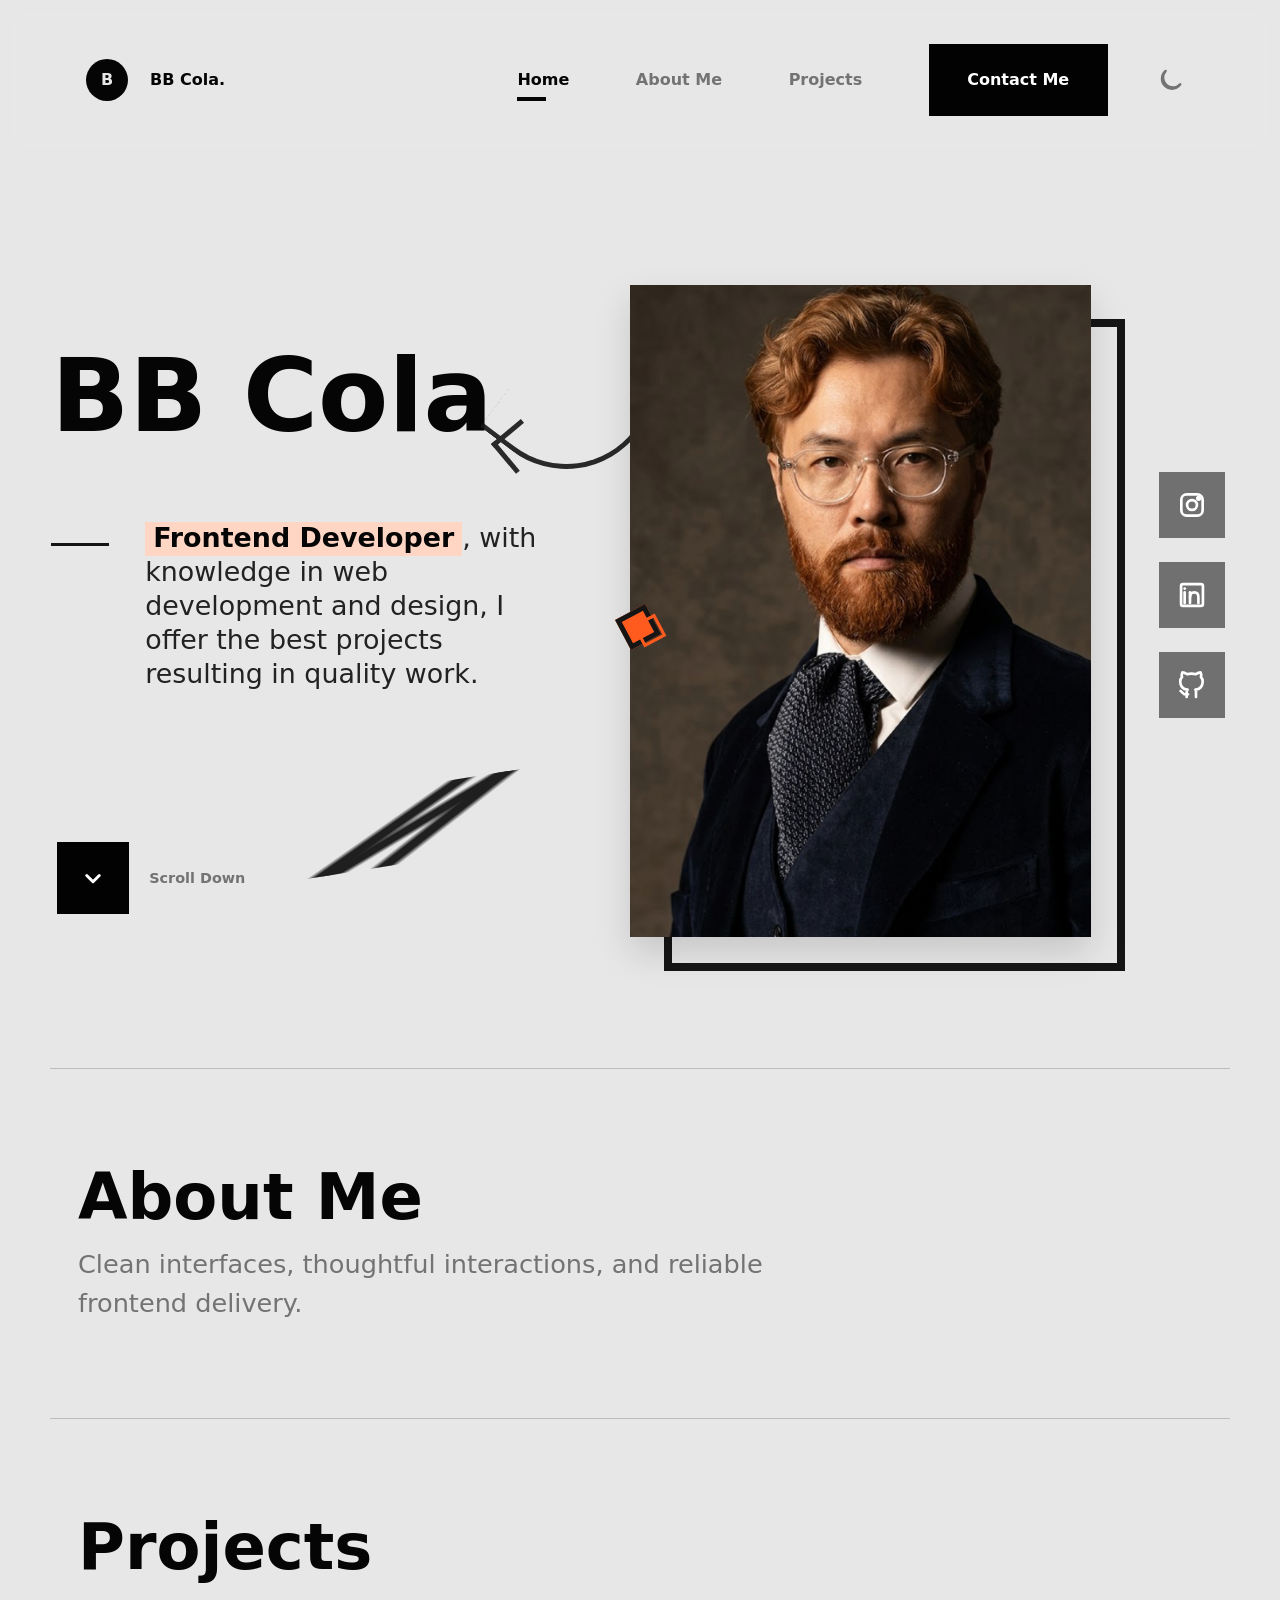
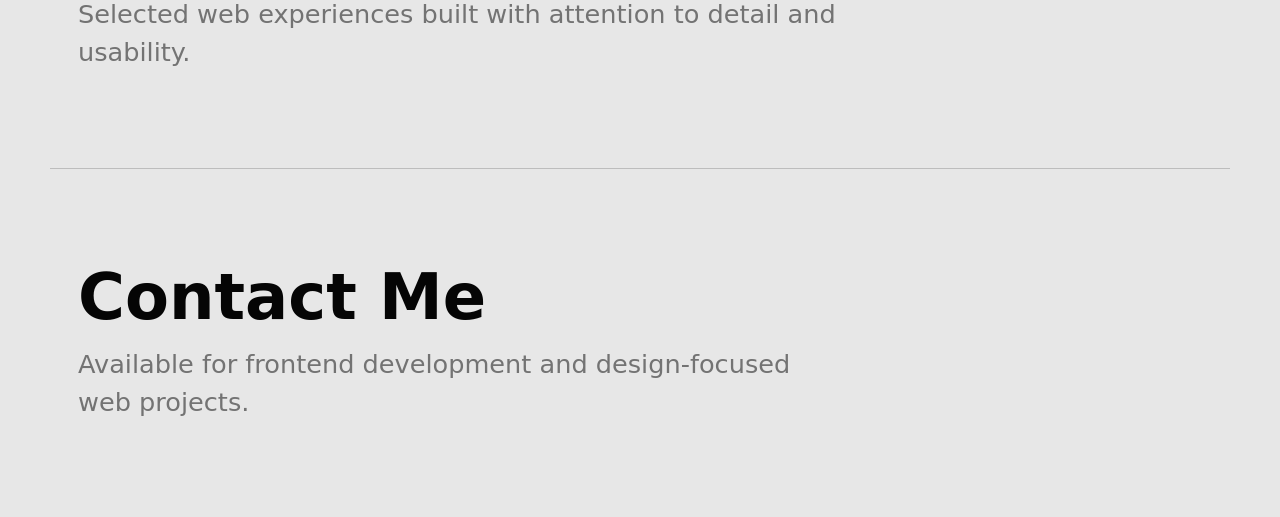
<file: L-2/index.html>
<!DOCTYPE html>
<html lang="en">
  <head>
    <meta charset="UTF-8" />
    <meta name="viewport" content="width=device-width, initial-scale=1.0" />
    <title>BB Cola Portfolio</title>
    <link rel="stylesheet" href="style.css" />
  </head>
  <body>
    <div class="page-shell">
      <header class="site-header">
        <a class="brand" href="#home" aria-label="BB Cola home">
          <span class="brand-mark">B</span>
          <span class="brand-name">BB Cola.</span>
        </a>

        <button class="menu-toggle" type="button" aria-expanded="false" aria-controls="site-nav">
          <span></span>
          <span></span>
          <span></span>
          <span class="sr-only">Open navigation</span>
        </button>

        <nav class="site-nav" id="site-nav" aria-label="Primary navigation">
          <a class="nav-link active" href="#home">Home</a>
          <a class="nav-link" href="#about">About Me</a>
          <a class="nav-link" href="#projects">Projects</a>
          <a class="contact-link" href="#contact">Contact Me</a>
        </nav>

        <button class="theme-toggle" type="button" aria-label="Toggle dark mode">
          <svg viewBox="0 0 24 24" aria-hidden="true">
            <path
              d="M20.2 15.5A7.6 7.6 0 0 1 8.5 4.8a8 8 0 1 0 11.7 10.7Z"
              fill="none"
              stroke="currentColor"
              stroke-width="2"
              stroke-linecap="round"
              stroke-linejoin="round"
            />
          </svg>
        </button>
      </header>

      <main>
        <section class="hero" id="home" aria-labelledby="hero-title">
          <div class="hero-copy">
            <h1 id="hero-title">BB Cola</h1>
            <p class="intro">
              <span class="dash" aria-hidden="true"></span>
              <span>
                <strong>Frontend Developer</strong>, with knowledge in web development and
                design, I offer the best projects resulting in quality work.
              </span>
            </p>

            <button class="scroll-button" type="button" data-scroll-target="#about">
              <span class="scroll-icon" aria-hidden="true">
                <svg viewBox="0 0 24 24">
                  <path
                    d="m7 10 5 5 5-5"
                    fill="none"
                    stroke="currentColor"
                    stroke-width="2.4"
                    stroke-linecap="round"
                    stroke-linejoin="round"
                  />
                </svg>
              </span>
              <span>Scroll Down</span>
            </button>
          </div>

          <div class="hero-art" aria-label="Portrait of BB Cola">
            <div class="curved-arrow" aria-hidden="true"></div>
            <div class="portrait-wrap">
              <img src="assets/portrait.svg" alt="BB Cola portrait" />
            </div>
            <span class="accent-square" aria-hidden="true"></span>
            <span class="scribble" aria-hidden="true"></span>
          </div>

          <aside class="social-links" aria-label="Social links">
            <a href="#" aria-label="Instagram">
              <svg viewBox="0 0 24 24" aria-hidden="true">
                <rect x="4" y="4" width="16" height="16" rx="4" />
                <circle cx="12" cy="12" r="3.7" />
                <circle cx="17" cy="7" r="1" />
              </svg>
            </a>
            <a href="#" aria-label="LinkedIn">
              <svg viewBox="0 0 24 24" aria-hidden="true">
                <path d="M6.5 10v8" />
                <path d="M10.5 18v-8" />
                <path d="M10.5 13.6c0-2.2 1.3-3.6 3.3-3.6 1.9 0 3 1.2 3 3.5V18" />
                <path d="M6.5 7.2h.1" />
                <rect x="3.8" y="3.8" width="16.4" height="16.4" rx="1.4" />
              </svg>
            </a>
            <a href="#" aria-label="GitHub">
              <svg viewBox="0 0 24 24" aria-hidden="true">
                <path
                  d="M9 19c-4 1.2-4-2-5.6-2.5M15 21v-3.5c0-1 .1-1.4-.5-2 2.7-.3 5.5-1.3 5.5-6A4.7 4.7 0 0 0 18.7 6c.1-.4.5-1.9-.2-3.4 0 0-1.1-.3-3.6 1.3a12.5 12.5 0 0 0-6.6 0C5.8 2.3 4.7 2.6 4.7 2.6 4 4.1 4.4 5.6 4.5 6A4.7 4.7 0 0 0 3.2 9.5c0 4.7 2.8 5.7 5.5 6-.6.6-.7 1.2-.7 2V21"
                />
              </svg>
            </a>
          </aside>
        </section>

        <section class="anchor-section" id="about">
          <h2>About Me</h2>
          <p>Clean interfaces, thoughtful interactions, and reliable frontend delivery.</p>
        </section>

        <section class="anchor-section" id="projects">
          <h2>Projects</h2>
          <p>Selected web experiences built with attention to detail and usability.</p>
        </section>

        <section class="anchor-section" id="contact">
          <h2>Contact Me</h2>
          <p>Available for frontend development and design-focused web projects.</p>
        </section>
      </main>
    </div>

    <script src="script.js"></script>
  </body>
</html>
</file>
<file: L-2/style.css>
:root {
  --bg: #e7e7e7;
  --text: #050505;
  --muted: #737373;
  --line: #151515;
  --panel: #d9d9d9;
  --button: #020202;
  --button-text: #ffffff;
  --highlight: #ffd6c4;
  --social: #707070;
  --accent: #ff5b1f;
  --shadow: rgba(0, 0, 0, 0.14);
}

* {
  box-sizing: border-box;
}

html {
  scroll-behavior: smooth;
}

body {
  margin: 0;
  min-height: 100vh;
  background: #cfcfcf;
  color: var(--text);
  font-family: Inter, ui-sans-serif, system-ui, -apple-system, BlinkMacSystemFont, "Segoe UI", sans-serif;
}

body.dark {
  --bg: #151515;
  --text: #f4f4f4;
  --muted: #b8b8b8;
  --line: #f4f4f4;
  --panel: #202020;
  --button: #f4f4f4;
  --button-text: #050505;
  --highlight: #5a3123;
  --social: #444444;
  --shadow: rgba(255, 255, 255, 0.1);
  background: #080808;
}

a {
  color: inherit;
  text-decoration: none;
}

button {
  font: inherit;
}

.page-shell {
  width: min(100%, 2158px);
  min-height: 100vh;
  margin: 0 auto;
  background: var(--bg);
  transition: background 0.25s ease, color 0.25s ease;
}

.site-header {
  position: sticky;
  top: 0;
  z-index: 20;
  display: grid;
  grid-template-columns: 1fr auto auto;
  align-items: center;
  gap: clamp(18px, 3vw, 52px);
  width: min(100%, 1860px);
  margin: 0 auto;
  padding: clamp(22px, 3.4vw, 56px) clamp(24px, 7vw, 86px);
  background: color-mix(in srgb, var(--bg) 88%, transparent);
  backdrop-filter: blur(10px);
}

.brand {
  display: inline-flex;
  align-items: center;
  gap: 22px;
  min-width: 0;
  font-size: clamp(1rem, 1.2vw, 1.7rem);
  font-weight: 800;
}

.brand-mark {
  display: grid;
  width: clamp(42px, 3.2vw, 58px);
  aspect-ratio: 1;
  place-items: center;
  flex: 0 0 auto;
  border-radius: 50%;
  background: var(--text);
  color: var(--bg);
  font-size: clamp(1rem, 1.1vw, 1.45rem);
  line-height: 1;
}

.brand-name {
  overflow: hidden;
  text-overflow: ellipsis;
  white-space: nowrap;
}

.site-nav {
  display: flex;
  align-items: center;
  gap: clamp(38px, 5.2vw, 86px);
  color: var(--muted);
  font-size: clamp(1rem, 1.25vw, 1.65rem);
  font-weight: 700;
}

.nav-link {
  position: relative;
  padding: 12px 0;
}

.nav-link.active,
.nav-link:hover {
  color: var(--text);
}

.nav-link.active::after {
  position: absolute;
  bottom: 0;
  left: 0;
  width: 29px;
  height: 4px;
  background: var(--text);
  content: "";
}

.contact-link {
  display: inline-flex;
  align-items: center;
  justify-content: center;
  min-height: clamp(64px, 5.7vw, 92px);
  padding: 0 clamp(28px, 3vw, 48px);
  background: var(--button);
  color: var(--button-text);
  font-weight: 800;
  white-space: nowrap;
}

.theme-toggle,
.menu-toggle {
  display: grid;
  place-items: center;
  width: 48px;
  aspect-ratio: 1;
  border: 0;
  background: transparent;
  color: var(--muted);
  cursor: pointer;
}

.theme-toggle:hover,
.menu-toggle:hover {
  color: var(--text);
}

.theme-toggle svg {
  width: 30px;
  height: 30px;
}

.menu-toggle {
  display: none;
}

.menu-toggle span:not(.sr-only) {
  width: 24px;
  height: 2px;
  margin: 3px 0;
  background: currentColor;
}

.hero {
  position: relative;
  display: grid;
  grid-template-columns: minmax(320px, 0.95fr) minmax(360px, 0.85fr) 74px;
  align-items: center;
  column-gap: clamp(38px, 5vw, 86px);
  width: min(100%, 1660px);
  min-height: calc(100vh - 152px);
  margin: 0 auto;
  padding: clamp(28px, 4vw, 70px) clamp(24px, 4vw, 54px) clamp(64px, 7vw, 112px);
}

.hero-copy {
  align-self: center;
  padding-top: clamp(24px, 8vh, 120px);
}

.hero h1 {
  margin: 0 0 clamp(56px, 6vw, 88px);
  font-size: clamp(4.2rem, 8vw, 8.2rem);
  font-weight: 850;
  line-height: 0.95;
  letter-spacing: 0;
}

.intro {
  display: grid;
  grid-template-columns: 70px 1fr;
  gap: 24px;
  max-width: 740px;
  margin: 0;
  color: #222222;
  font-size: clamp(1.55rem, 2.1vw, 2.45rem);
  font-weight: 500;
  line-height: 1.26;
}

body.dark .intro {
  color: var(--text);
}

.intro strong {
  display: inline;
  padding: 0 8px 3px;
  background: var(--highlight);
  color: var(--text);
  font-weight: 850;
}

.dash {
  width: 58px;
  height: 3px;
  margin-top: 0.8em;
  background: var(--line);
}

.scroll-button {
  display: inline-flex;
  align-items: center;
  gap: 20px;
  margin-top: clamp(72px, 12vw, 150px);
  border: 0;
  background: transparent;
  color: var(--muted);
  cursor: pointer;
  font-size: clamp(0.9rem, 1vw, 1.18rem);
  font-weight: 700;
}

.scroll-icon {
  display: grid;
  width: 72px;
  aspect-ratio: 1;
  place-items: center;
  background: var(--button);
  color: var(--button-text);
}

.scroll-icon svg {
  width: 30px;
  height: 30px;
}

.hero-art {
  position: relative;
  display: grid;
  align-items: center;
  justify-items: center;
  min-width: 0;
  padding: 74px 0 42px;
}

.portrait-wrap {
  position: relative;
  width: min(100%, 580px);
  aspect-ratio: 580 / 820;
}

.portrait-wrap::after {
  position: absolute;
  inset: 34px -34px -34px 34px;
  z-index: 0;
  border: 8px solid var(--line);
  content: "";
}

.portrait-wrap img {
  position: relative;
  z-index: 1;
  display: block;
  width: 100%;
  height: 100%;
  object-fit: cover;
  box-shadow: 0 16px 34px var(--shadow);
}

.social-links {
  display: grid;
  gap: 24px;
  justify-items: center;
}

.social-links a {
  display: grid;
  width: 66px;
  aspect-ratio: 1;
  place-items: center;
  background: var(--social);
  color: #ffffff;
  transition: transform 0.2s ease, background 0.2s ease;
}

.social-links a:hover {
  background: var(--text);
  transform: translateY(-3px);
}

.social-links svg {
  width: 32px;
  height: 32px;
  fill: none;
  stroke: currentColor;
  stroke-width: 2;
  stroke-linecap: round;
  stroke-linejoin: round;
}

.accent-square {
  position: absolute;
  left: -9px;
  top: 52%;
  z-index: 3;
  width: 34px;
  aspect-ratio: 1;
  border: 5px solid var(--line);
  background: var(--accent);
  transform: rotate(-28deg);
}

.accent-square::after {
  position: absolute;
  inset: 8px -9px -9px 8px;
  border: 3px solid var(--accent);
  content: "";
}

.curved-arrow {
  position: absolute;
  left: -118px;
  top: 120px;
  width: 130px;
  height: 150px;
  border-right: 5px solid var(--line);
  border-bottom: 5px solid var(--line);
  border-radius: 0 0 90px;
  transform: rotate(37deg);
  opacity: 0.9;
}

.curved-arrow::before {
  position: absolute;
  left: 23px;
  bottom: -17px;
  width: 34px;
  height: 34px;
  border-left: 5px solid var(--line);
  border-bottom: 5px solid var(--line);
  transform: rotate(13deg);
  content: "";
}

.scribble {
  position: absolute;
  left: -350px;
  bottom: 120px;
  width: 300px;
  height: 75px;
  background:
    linear-gradient(154deg, transparent 38%, var(--line) 40%, var(--line) 43%, transparent 45%),
    linear-gradient(158deg, transparent 44%, var(--line) 46%, var(--line) 49%, transparent 51%),
    linear-gradient(151deg, transparent 50%, var(--line) 52%, var(--line) 55%, transparent 57%);
  transform: rotate(-9deg);
  opacity: 0.95;
}

.anchor-section {
  width: min(100%, 1180px);
  margin: 0 auto;
  padding: 96px 28px;
  border-top: 1px solid color-mix(in srgb, var(--text) 18%, transparent);
}

.anchor-section h2 {
  margin: 0 0 16px;
  font-size: clamp(2.4rem, 5vw, 5rem);
  line-height: 1;
}

.anchor-section p {
  max-width: 760px;
  margin: 0;
  color: var(--muted);
  font-size: clamp(1.1rem, 2vw, 1.6rem);
  line-height: 1.5;
}

.sr-only {
  position: absolute;
  width: 1px;
  height: 1px;
  padding: 0;
  overflow: hidden;
  clip: rect(0, 0, 0, 0);
  white-space: nowrap;
  border: 0;
}

@media (max-width: 1180px) {
  .site-header {
    grid-template-columns: 1fr auto auto;
    padding-inline: 34px;
  }

  .menu-toggle {
    display: grid;
  }

  .site-nav {
    position: absolute;
    top: calc(100% - 12px);
    right: 34px;
    display: grid;
    min-width: min(86vw, 360px);
    gap: 0;
    padding: 16px;
    background: var(--panel);
    box-shadow: 0 18px 36px var(--shadow);
    opacity: 0;
    pointer-events: none;
    transform: translateY(-10px);
    transition: opacity 0.2s ease, transform 0.2s ease;
  }

  .site-nav.open {
    opacity: 1;
    pointer-events: auto;
    transform: translateY(0);
  }

  .nav-link,
  .contact-link {
    min-height: auto;
    padding: 16px 18px;
  }

  .contact-link {
    margin-top: 8px;
  }

  .hero {
    grid-template-columns: minmax(0, 1fr);
    row-gap: 34px;
    min-height: auto;
    padding-top: 24px;
  }

  .hero-copy {
    padding-top: 40px;
  }

  .hero h1 {
    max-width: 720px;
  }

  .hero-art {
    width: min(100%, 620px);
    margin: 0 auto;
    padding-top: 30px;
  }

  .curved-arrow {
    left: auto;
    right: calc(100% - 84px);
    top: 22px;
    transform: scale(0.78) rotate(37deg);
  }

  .scribble {
    left: 8%;
    bottom: -6px;
    transform: scale(0.72) rotate(-9deg);
    transform-origin: left center;
  }

  .social-links {
    grid-auto-flow: column;
    justify-content: center;
    padding: 18px 0 0;
  }
}

@media (max-width: 720px) {
  .site-header {
    gap: 12px;
    padding: 18px;
  }

  .brand {
    gap: 12px;
  }

  .brand-name {
    max-width: 130px;
  }

  .theme-toggle,
  .menu-toggle {
    width: 42px;
  }

  .site-nav {
    right: 18px;
    left: 18px;
    min-width: 0;
  }

  .hero {
    padding: 10px 18px 66px;
  }

  .hero h1 {
    margin-bottom: 34px;
    font-size: clamp(3.5rem, 17vw, 5.3rem);
  }

  .intro {
    grid-template-columns: 42px 1fr;
    gap: 14px;
    font-size: clamp(1.2rem, 6vw, 1.65rem);
  }

  .dash {
    width: 38px;
  }

  .scroll-button {
    margin-top: 48px;
  }

  .scroll-icon {
    width: 58px;
  }

  .portrait-wrap {
    width: min(86vw, 440px);
  }

  .portrait-wrap::after {
    inset: 18px -18px -18px 18px;
    border-width: 5px;
  }

  .accent-square {
    left: 0;
    width: 26px;
    border-width: 4px;
  }

  .curved-arrow {
    display: none;
  }

  .scribble {
    display: none;
  }

  .social-links a {
    width: 54px;
  }

  .social-links svg {
    width: 26px;
    height: 26px;
  }

  .anchor-section {
    padding: 72px 18px;
  }
}
</file>
